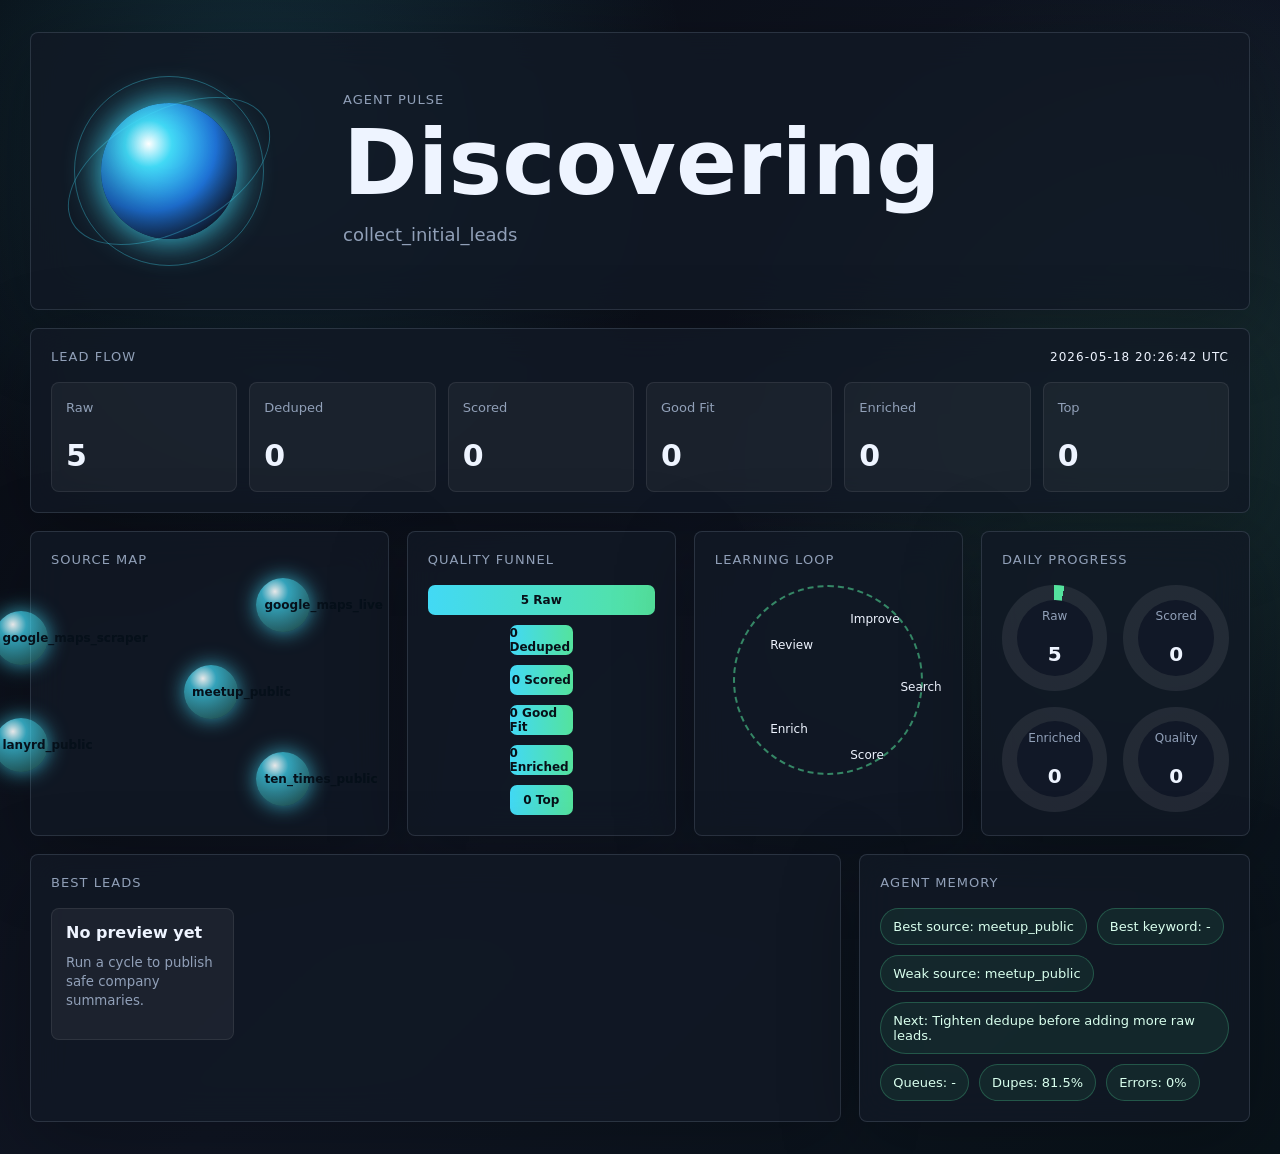
<file: index.html>
<!doctype html>
<html lang="en">
  <head>
    <meta charset="utf-8" />
    <meta name="viewport" content="width=device-width, initial-scale=1" />
    <title>Lead Agent Pulse</title>
    <link rel="stylesheet" href="style.css" />
  </head>
  <body>
    <main class="cockpit">
      <section class="pulse-panel">
        <div class="orb-wrap">
          <div class="orb" id="agentOrb"></div>
          <div class="ring ring-a"></div>
          <div class="ring ring-b"></div>
        </div>
        <div>
          <p class="eyebrow">Agent Pulse</p>
          <h1 id="agentState">Paused</h1>
          <p id="agentSub">Waiting for the next cycle</p>
        </div>
      </section>

      <section class="flow-panel">
        <div class="section-head">
          <span>Lead Flow</span>
          <strong id="updatedAt">--</strong>
        </div>
        <div class="pipeline" id="leadFlow"></div>
      </section>

      <section class="grid">
        <div class="panel source-map">
          <div class="section-head"><span>Source Map</span></div>
          <div class="nodes" id="sourceNodes"></div>
        </div>

        <div class="panel funnel-panel">
          <div class="section-head"><span>Quality Funnel</span></div>
          <div class="funnel" id="qualityFunnel"></div>
        </div>

        <div class="panel loop-panel">
          <div class="section-head"><span>Learning Loop</span></div>
          <div class="loop">
            <span>Search</span><span>Score</span><span>Enrich</span><span>Review</span><span>Improve</span>
          </div>
        </div>

        <div class="panel progress-panel">
          <div class="section-head"><span>Daily Progress</span></div>
          <div class="rings" id="progressRings"></div>
        </div>
      </section>

      <section class="bottom-grid">
        <div class="panel leads-panel">
          <div class="section-head"><span>Best Leads</span></div>
          <div class="lead-cards" id="leadCards"></div>
        </div>
        <div class="panel memory-panel">
          <div class="section-head"><span>Agent Memory</span></div>
          <div class="memory-tags" id="memoryTags"></div>
        </div>
      </section>
    </main>
    <script src="app.js"></script>
  </body>
</html>
</file>
<file: style.css>
:root {
  color-scheme: dark;
  --bg: #080b12;
  --panel: rgba(18, 25, 37, 0.82);
  --line: rgba(148, 163, 184, 0.2);
  --text: #eef4ff;
  --muted: #91a0b8;
  --cyan: #42d9f5;
  --green: #54e39d;
  --amber: #f4c35a;
  --rose: #ff6f91;
}

* { box-sizing: border-box; }
body {
  margin: 0;
  min-height: 100vh;
  background:
    radial-gradient(circle at 20% 10%, rgba(66, 217, 245, 0.16), transparent 30%),
    radial-gradient(circle at 90% 35%, rgba(84, 227, 157, 0.12), transparent 32%),
    linear-gradient(135deg, #080b12, #101624 55%, #09131a);
  color: var(--text);
  font-family: Inter, ui-sans-serif, system-ui, -apple-system, BlinkMacSystemFont, "Segoe UI", sans-serif;
  letter-spacing: 0;
}

.cockpit {
  width: min(1220px, calc(100vw - 32px));
  margin: 0 auto;
  padding: 32px 0;
}

.pulse-panel, .panel, .flow-panel {
  border: 1px solid var(--line);
  background: var(--panel);
  box-shadow: 0 20px 80px rgba(0, 0, 0, 0.28);
  backdrop-filter: blur(18px);
  border-radius: 8px;
}

.pulse-panel {
  min-height: 260px;
  display: grid;
  grid-template-columns: 260px 1fr;
  align-items: center;
  gap: 24px;
  padding: 28px;
  overflow: hidden;
}

.orb-wrap {
  position: relative;
  width: 220px;
  height: 220px;
  display: grid;
  place-items: center;
}

.orb {
  width: 136px;
  height: 136px;
  border-radius: 50%;
  background: radial-gradient(circle at 35% 30%, #fff, var(--cyan) 18%, #2077e0 52%, #13223c 80%);
  box-shadow: 0 0 35px var(--cyan), inset 0 -22px 42px rgba(0, 0, 0, 0.3);
  animation: breathe 3s ease-in-out infinite;
}

.ring {
  position: absolute;
  border: 1px solid rgba(66, 217, 245, 0.34);
  border-radius: 50%;
  animation: rotate 12s linear infinite;
}
.ring-a { width: 190px; height: 190px; }
.ring-b { width: 220px; height: 120px; transform: rotate(-28deg); animation-duration: 9s; }

.eyebrow, .section-head {
  color: var(--muted);
  font-size: 13px;
  text-transform: uppercase;
  letter-spacing: 0.08em;
}
h1 {
  margin: 8px 0;
  font-size: clamp(42px, 8vw, 90px);
  line-height: 0.95;
}
#agentSub { color: var(--muted); font-size: 18px; }

.flow-panel { margin-top: 18px; padding: 20px; }
.section-head {
  display: flex;
  justify-content: space-between;
  align-items: center;
  margin-bottom: 18px;
}
.section-head strong { color: var(--text); font-size: 12px; font-weight: 500; }

.pipeline {
  display: grid;
  grid-template-columns: repeat(6, 1fr);
  gap: 12px;
}
.stage {
  position: relative;
  min-height: 110px;
  padding: 14px;
  border-radius: 8px;
  background: rgba(255, 255, 255, 0.045);
  border: 1px solid rgba(255, 255, 255, 0.08);
  overflow: hidden;
}
.stage::after {
  content: "";
  position: absolute;
  left: -30%;
  bottom: 12px;
  width: 22px;
  height: 6px;
  border-radius: 999px;
  background: var(--green);
  animation: particle 2.8s linear infinite;
}
.stage b { display: block; font-size: 30px; margin-top: 22px; }
.stage span { color: var(--muted); font-size: 13px; }

.grid, .bottom-grid {
  display: grid;
  gap: 18px;
  margin-top: 18px;
}
.grid { grid-template-columns: 1.2fr 0.9fr 0.9fr 0.9fr; }
.bottom-grid { grid-template-columns: 1.35fr 0.65fr; }
.panel { min-height: 250px; padding: 20px; }

.nodes {
  position: relative;
  min-height: 190px;
}
.node {
  position: absolute;
  display: grid;
  place-items: center;
  width: var(--size);
  height: var(--size);
  border-radius: 50%;
  background: radial-gradient(circle at 35% 25%, rgba(255,255,255,0.9), rgba(66,217,245,0.72) 25%, rgba(84,227,157,0.18));
  box-shadow: 0 0 calc(var(--glow) * 1px) rgba(66, 217, 245, 0.72);
  color: #06101a;
  font-size: 12px;
  font-weight: 800;
  text-align: center;
  padding: 8px;
  animation: float 4s ease-in-out infinite;
}

.funnel {
  display: grid;
  gap: 10px;
}
.funnel-row {
  height: 30px;
  margin: 0 auto;
  border-radius: 7px;
  background: linear-gradient(90deg, var(--cyan), var(--green));
  color: #071018;
  font-weight: 800;
  font-size: 12px;
  display: grid;
  place-items: center;
}

.loop {
  width: 190px;
  height: 190px;
  margin: 0 auto;
  border-radius: 50%;
  border: 2px dashed rgba(84, 227, 157, 0.55);
  position: relative;
  animation: rotate 24s linear infinite;
}
.loop span {
  position: absolute;
  left: 50%;
  top: 50%;
  transform-origin: 0 0;
  color: var(--text);
  font-size: 12px;
}
.loop span:nth-child(1) { transform: rotate(0deg) translate(72px) rotate(0deg); }
.loop span:nth-child(2) { transform: rotate(72deg) translate(72px) rotate(-72deg); }
.loop span:nth-child(3) { transform: rotate(144deg) translate(72px) rotate(-144deg); }
.loop span:nth-child(4) { transform: rotate(216deg) translate(72px) rotate(-216deg); }
.loop span:nth-child(5) { transform: rotate(288deg) translate(72px) rotate(-288deg); }

.rings {
  display: grid;
  grid-template-columns: repeat(2, minmax(90px, 1fr));
  gap: 16px;
}
.progress {
  aspect-ratio: 1;
  border-radius: 50%;
  display: grid;
  place-items: center;
  background: conic-gradient(var(--green) calc(var(--pct) * 1%), rgba(255,255,255,0.08) 0);
}
.progress div {
  width: 72%;
  height: 72%;
  border-radius: 50%;
  background: #111827;
  display: grid;
  place-items: center;
  text-align: center;
  font-size: 12px;
  color: var(--muted);
}
.progress b { display: block; color: var(--text); font-size: 20px; }

.lead-cards {
  display: grid;
  grid-template-columns: repeat(4, 1fr);
  gap: 12px;
}
.lead-card {
  min-height: 132px;
  padding: 14px;
  border-radius: 8px;
  background: rgba(255,255,255,0.05);
  border: 1px solid rgba(255,255,255,0.08);
}
.lead-card b { display: block; font-size: 16px; margin-bottom: 10px; }
.lead-card small { color: var(--muted); }
.score { color: var(--green); font-size: 28px; font-weight: 850; }

.memory-tags { display: flex; flex-wrap: wrap; gap: 10px; }
.tag {
  max-width: 100%;
  border: 1px solid rgba(84, 227, 157, 0.26);
  background: rgba(84, 227, 157, 0.08);
  color: #d9ffee;
  border-radius: 999px;
  padding: 10px 12px;
  font-size: 13px;
}

@keyframes breathe { 50% { transform: scale(1.08); filter: saturate(1.25); } }
@keyframes rotate { to { transform: rotate(360deg); } }
@keyframes particle { to { left: 110%; } }
@keyframes float { 50% { transform: translateY(-8px); } }

@media (max-width: 960px) {
  .pulse-panel, .grid, .bottom-grid { grid-template-columns: 1fr; }
  .pulse-panel { text-align: center; justify-items: center; }
  .pipeline, .lead-cards { grid-template-columns: repeat(2, 1fr); }
}

@media (max-width: 560px) {
  .cockpit { width: min(100vw - 18px, 1220px); padding: 9px 0; }
  .pipeline, .lead-cards { grid-template-columns: 1fr; }
  .pulse-panel { padding: 18px; }
  .orb-wrap { width: 180px; height: 180px; }
}
</file>
